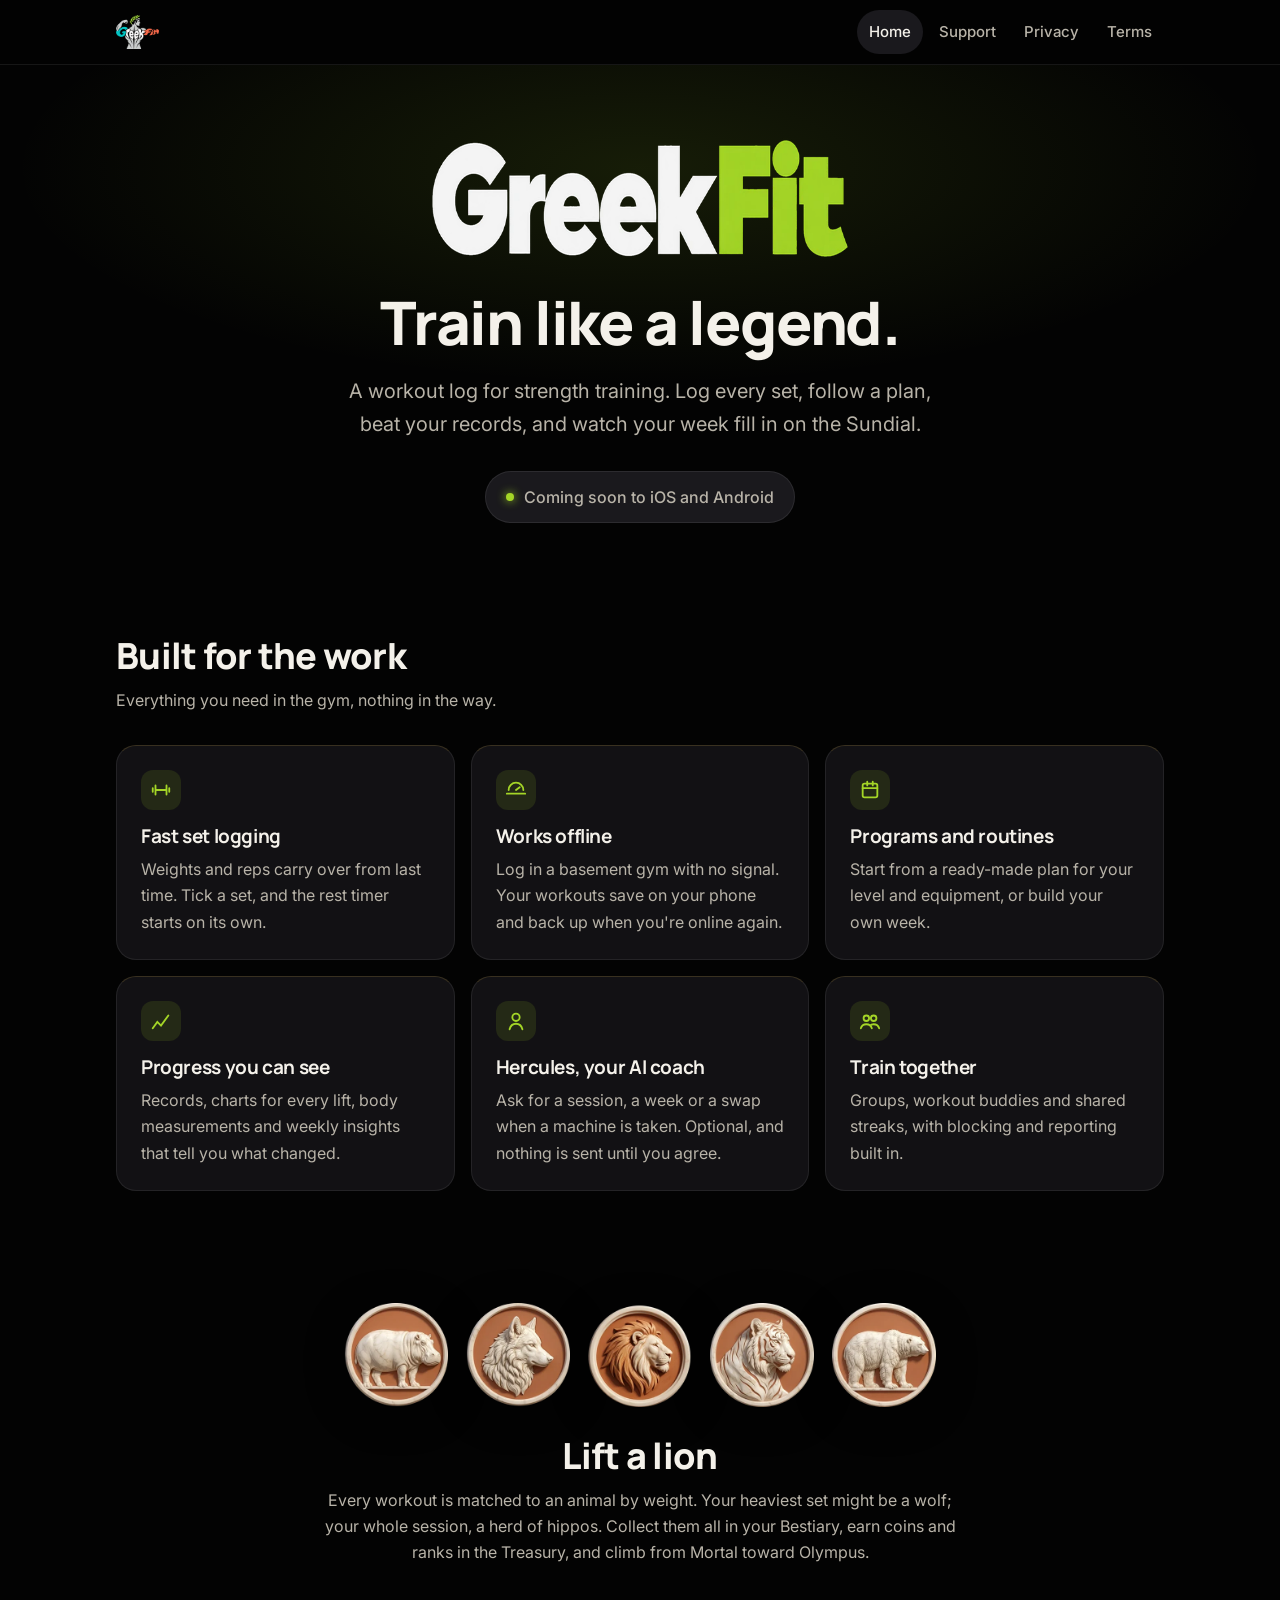
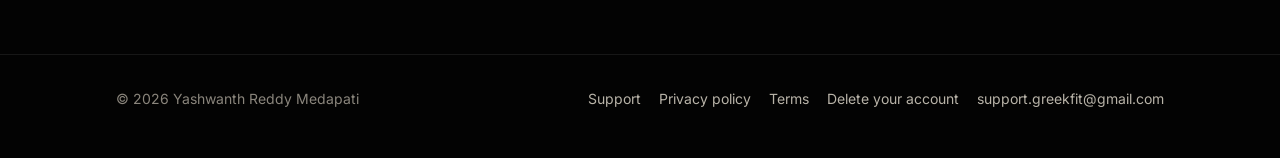
<file: index.html>
<!doctype html>
<html lang="en">
<head>
  <meta charset="utf-8">
  <meta name="viewport" content="width=device-width, initial-scale=1">
  <title>GreekFit · Train like a legend</title>
  <meta name="description" content="GreekFit is a workout log for strength training: log sets offline, follow programs, beat your records and earn your place among the legends.">
  <meta name="theme-color" content="#030303">
  <meta property="og:title" content="GreekFit">
  <meta property="og:description" content="A workout log for strength training, with a little myth in it.">
  <meta property="og:image" content="images/wordmark.webp">
  <link rel="icon" type="image/png" href="images/favicon.png">
  <link rel="apple-touch-icon" href="images/apple-touch-icon.png">
  <link rel="preconnect" href="https://fonts.googleapis.com">
  <link rel="preconnect" href="https://fonts.gstatic.com" crossorigin>
  <link rel="stylesheet" href="https://fonts.googleapis.com/css2?family=Inter:wght@400;500;600;700&family=Manrope:wght@700;800&display=swap">
  <link rel="stylesheet" href="site.css">
</head>
<body>
<header class="site-header">
  <div class="wrap">
    <a class="brand" href="./"><img src="images/logo-mark.webp" alt="GreekFit home" width="43" height="34"></a>
    <nav class="nav" aria-label="Site">
      <a href="./" aria-current="page">Home</a>
      <a href="support.html">Support</a>
      <a href="privacy-policy.html">Privacy</a>
      <a href="terms.html">Terms</a>
    </nav>
  </div>
</header>

<main>
  <section class="hero">
    <div class="wrap">
      <img class="wordmark" src="images/wordmark.webp" alt="GreekFit" width="640" height="123">
      <h1>Train like a legend.</h1>
      <p>A workout log for strength training. Log every set, follow a plan, beat your records, and watch your week fill in on the Sundial.</p>
      <div class="launch"><span class="dot" aria-hidden="true"></span>Coming soon to iOS and Android</div>
    </div>
  </section>

  <section class="section">
    <div class="wrap">
      <h2 class="section-title">Built for the work</h2>
      <p class="section-lead">Everything you need in the gym, nothing in the way.</p>
      <div class="features">
        <article class="card">
          <div class="icon" aria-hidden="true"><svg viewBox="0 0 24 24" fill="none" stroke="currentColor" stroke-width="2" stroke-linecap="round"><path d="M6 7v10M18 7v10M3 10v4M21 10v4M6 12h12"/></svg></div>
          <h3>Fast set logging</h3>
          <p>Weights and reps carry over from last time. Tick a set, and the rest timer starts on its own.</p>
        </article>
        <article class="card">
          <div class="icon" aria-hidden="true"><svg viewBox="0 0 24 24" fill="none" stroke="currentColor" stroke-width="2" stroke-linecap="round"><path d="M4 12a8 8 0 0 1 16 0M12 12l4-3M2 16h20"/></svg></div>
          <h3>Works offline</h3>
          <p>Log in a basement gym with no signal. Your workouts save on your phone and back up when you're online again.</p>
        </article>
        <article class="card">
          <div class="icon" aria-hidden="true"><svg viewBox="0 0 24 24" fill="none" stroke="currentColor" stroke-width="2" stroke-linecap="round"><rect x="4" y="5" width="16" height="15" rx="2"/><path d="M4 10h16M9 3v4M15 3v4"/></svg></div>
          <h3>Programs and routines</h3>
          <p>Start from a ready-made plan for your level and equipment, or build your own week.</p>
        </article>
        <article class="card">
          <div class="icon" aria-hidden="true"><svg viewBox="0 0 24 24" fill="none" stroke="currentColor" stroke-width="2" stroke-linecap="round"><path d="M3 20l5-7 4 4 8-11"/></svg></div>
          <h3>Progress you can see</h3>
          <p>Records, charts for every lift, body measurements and weekly insights that tell you what changed.</p>
        </article>
        <article class="card">
          <div class="icon" aria-hidden="true"><svg viewBox="0 0 24 24" fill="none" stroke="currentColor" stroke-width="2" stroke-linecap="round"><circle cx="12" cy="8" r="4"/><path d="M5 21c1-4 4-6 7-6s6 2 7 6"/></svg></div>
          <h3>Hercules, your AI coach</h3>
          <p>Ask for a session, a week or a swap when a machine is taken. Optional, and nothing is sent until you agree.</p>
        </article>
        <article class="card">
          <div class="icon" aria-hidden="true"><svg viewBox="0 0 24 24" fill="none" stroke="currentColor" stroke-width="2" stroke-linecap="round"><circle cx="8" cy="9" r="3"/><circle cx="16" cy="9" r="3"/><path d="M2 20c.8-3 3-4.5 6-4.5s5.2 1.5 6 4.5M12 17c.9-1 2.3-1.5 4-1.5 3 0 5.2 1.5 6 4.5"/></svg></div>
          <h3>Train together</h3>
          <p>Groups, workout buddies and shared streaks, with blocking and reporting built in.</p>
        </article>
      </div>
    </div>
  </section>

  <section class="section center">
    <div class="wrap">
      <div class="coins">
        <img src="images/hippo.webp" alt="" width="104" height="104" loading="lazy">
        <img src="images/gray_wolf.webp" alt="" width="104" height="104" loading="lazy">
        <img src="images/male_lion.webp" alt="" width="104" height="104" loading="lazy">
        <img src="images/bengal_tiger.webp" alt="" width="104" height="104" loading="lazy">
        <img src="images/polar_bear_m.webp" alt="" width="104" height="104" loading="lazy">
      </div>
      <h2 class="section-title">Lift a lion</h2>
      <p class="section-lead">Every workout is matched to an animal by weight. Your heaviest set might be a wolf; your whole session, a herd of hippos. Collect them all in your Bestiary, earn coins and ranks in the Treasury, and climb from Mortal toward Olympus.</p>
    </div>
  </section>
</main>

<footer class="site-footer">
  <div class="wrap">
    <span>© 2026 Yashwanth Reddy Medapati</span>
    <nav aria-label="Footer">
      <a href="support.html">Support</a>
      <a href="privacy-policy.html">Privacy policy</a>
      <a href="terms.html">Terms</a>
      <a href="delete-account.html">Delete your account</a>
      <a href="mailto:support.greekfit@gmail.com">support.greekfit@gmail.com</a>
    </nav>
  </div>
</footer>
</body>
</html>
</file>
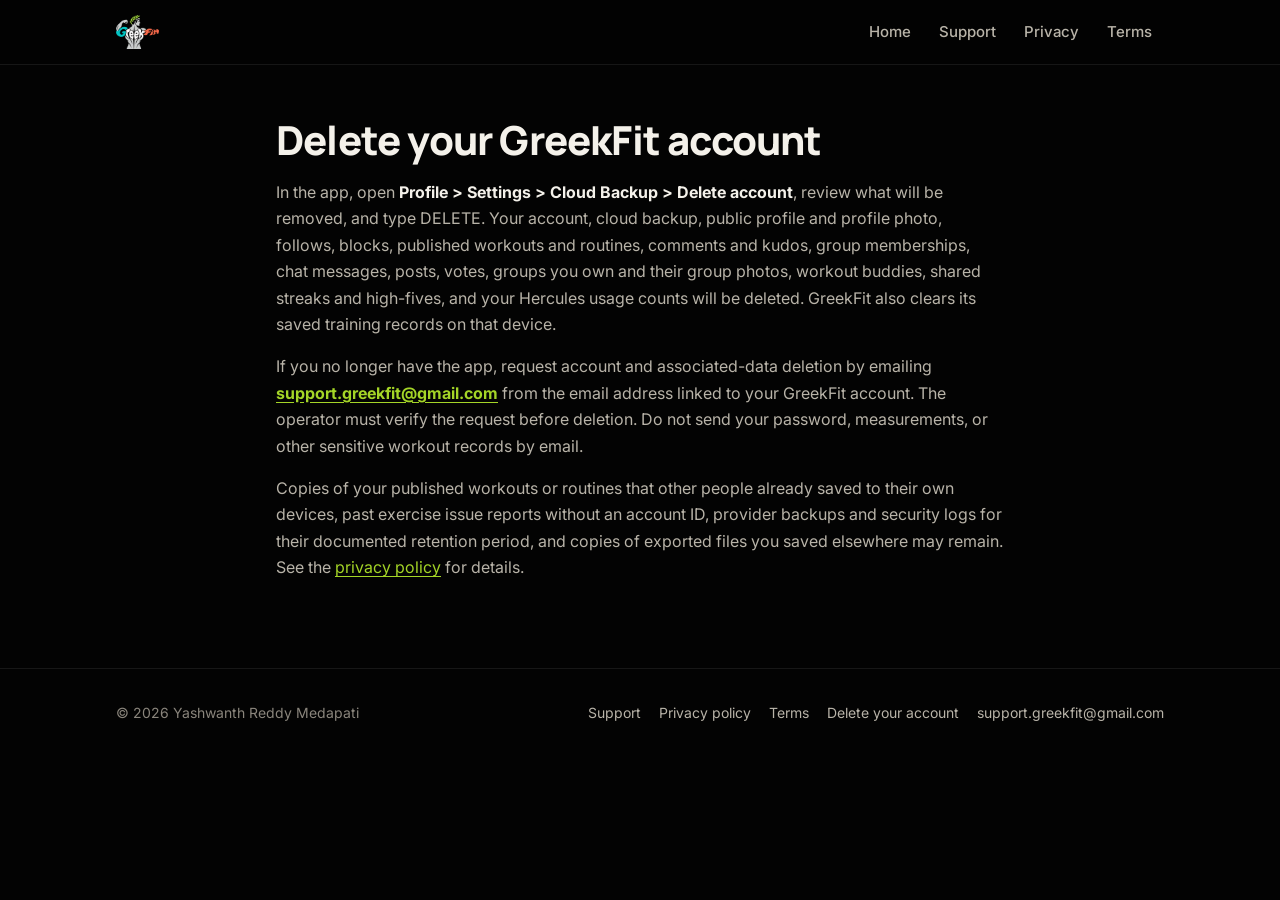
<file: delete-account.html>
<!doctype html>
<html lang="en">
<head>
  <meta charset="utf-8">
  <meta name="viewport" content="width=device-width, initial-scale=1">
  <meta name="robots" content="noindex">
  <title>Delete your GreekFit account - Draft</title>
  <meta name="theme-color" content="#030303">
  <link rel="icon" type="image/png" href="images/favicon.png">
  <link rel="apple-touch-icon" href="images/apple-touch-icon.png">
  <link rel="preconnect" href="https://fonts.googleapis.com">
  <link rel="preconnect" href="https://fonts.gstatic.com" crossorigin>
  <link rel="stylesheet" href="https://fonts.googleapis.com/css2?family=Inter:wght@400;500;600;700&family=Manrope:wght@700;800&display=swap">
  <link rel="stylesheet" href="site.css">
</head>
<body>
<header class="site-header">
  <div class="wrap">
    <a class="brand" href="./"><img src="images/logo-mark.webp" alt="GreekFit home" width="43" height="34"></a>
    <nav class="nav" aria-label="Site">
      <a href="./">Home</a>
      <a href="support.html">Support</a>
      <a href="privacy-policy.html">Privacy</a>
      <a href="terms.html">Terms</a>
    </nav>
  </div>
</header>
<main class="legal">
  <div class="wrap reading">
  <h1>Delete your GreekFit account</h1>
  <p>In the app, open <strong>Profile &gt; Settings &gt; Cloud Backup &gt; Delete account</strong>, review what will be removed, and type DELETE. Your account, cloud backup, public profile and profile photo, follows, blocks, published workouts and routines, comments and kudos, group memberships, chat messages, posts, votes, groups you own and their group photos, workout buddies, shared streaks and high-fives, and your Hercules usage counts will be deleted. GreekFit also clears its saved training records on that device.</p>
  <p>If you no longer have the app, request account and associated-data deletion by emailing <strong><a href="mailto:support.greekfit@gmail.com">support.greekfit@gmail.com</a></strong> from the email address linked to your GreekFit account. The operator must verify the request before deletion. Do not send your password, measurements, or other sensitive workout records by email.</p>
  <p>Copies of your published workouts or routines that other people already saved to their own devices, past exercise issue reports without an account ID, provider backups and security logs for their documented retention period, and copies of exported files you saved elsewhere may remain. See the <a href="privacy-policy.html">privacy policy</a> for details.</p>
  </div>
</main>
<footer class="site-footer">
  <div class="wrap">
    <span>© 2026 Yashwanth Reddy Medapati</span>
    <nav aria-label="Footer">
      <a href="support.html">Support</a>
      <a href="privacy-policy.html">Privacy policy</a>
      <a href="terms.html">Terms</a>
      <a href="delete-account.html">Delete your account</a>
      <a href="mailto:support.greekfit@gmail.com">support.greekfit@gmail.com</a>
    </nav>
  </div>
</footer>
</body>
</html>
</file>
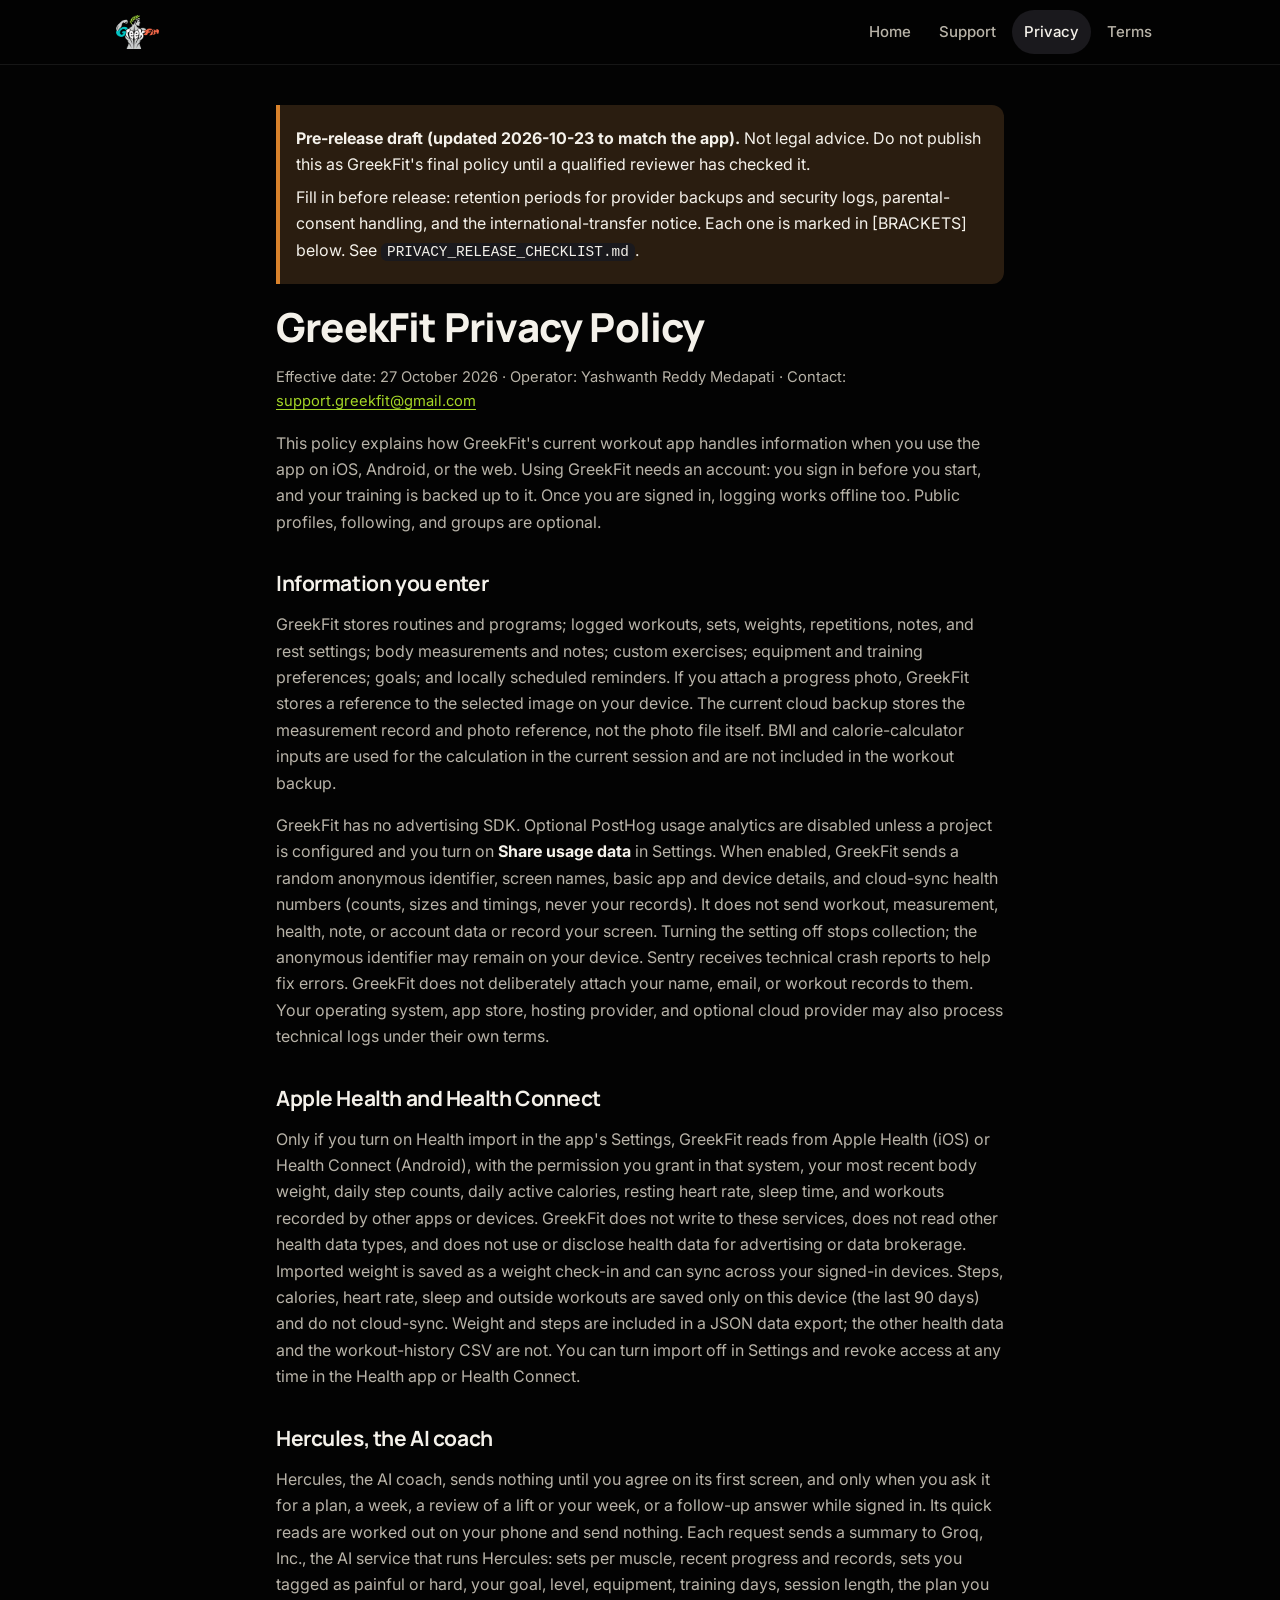
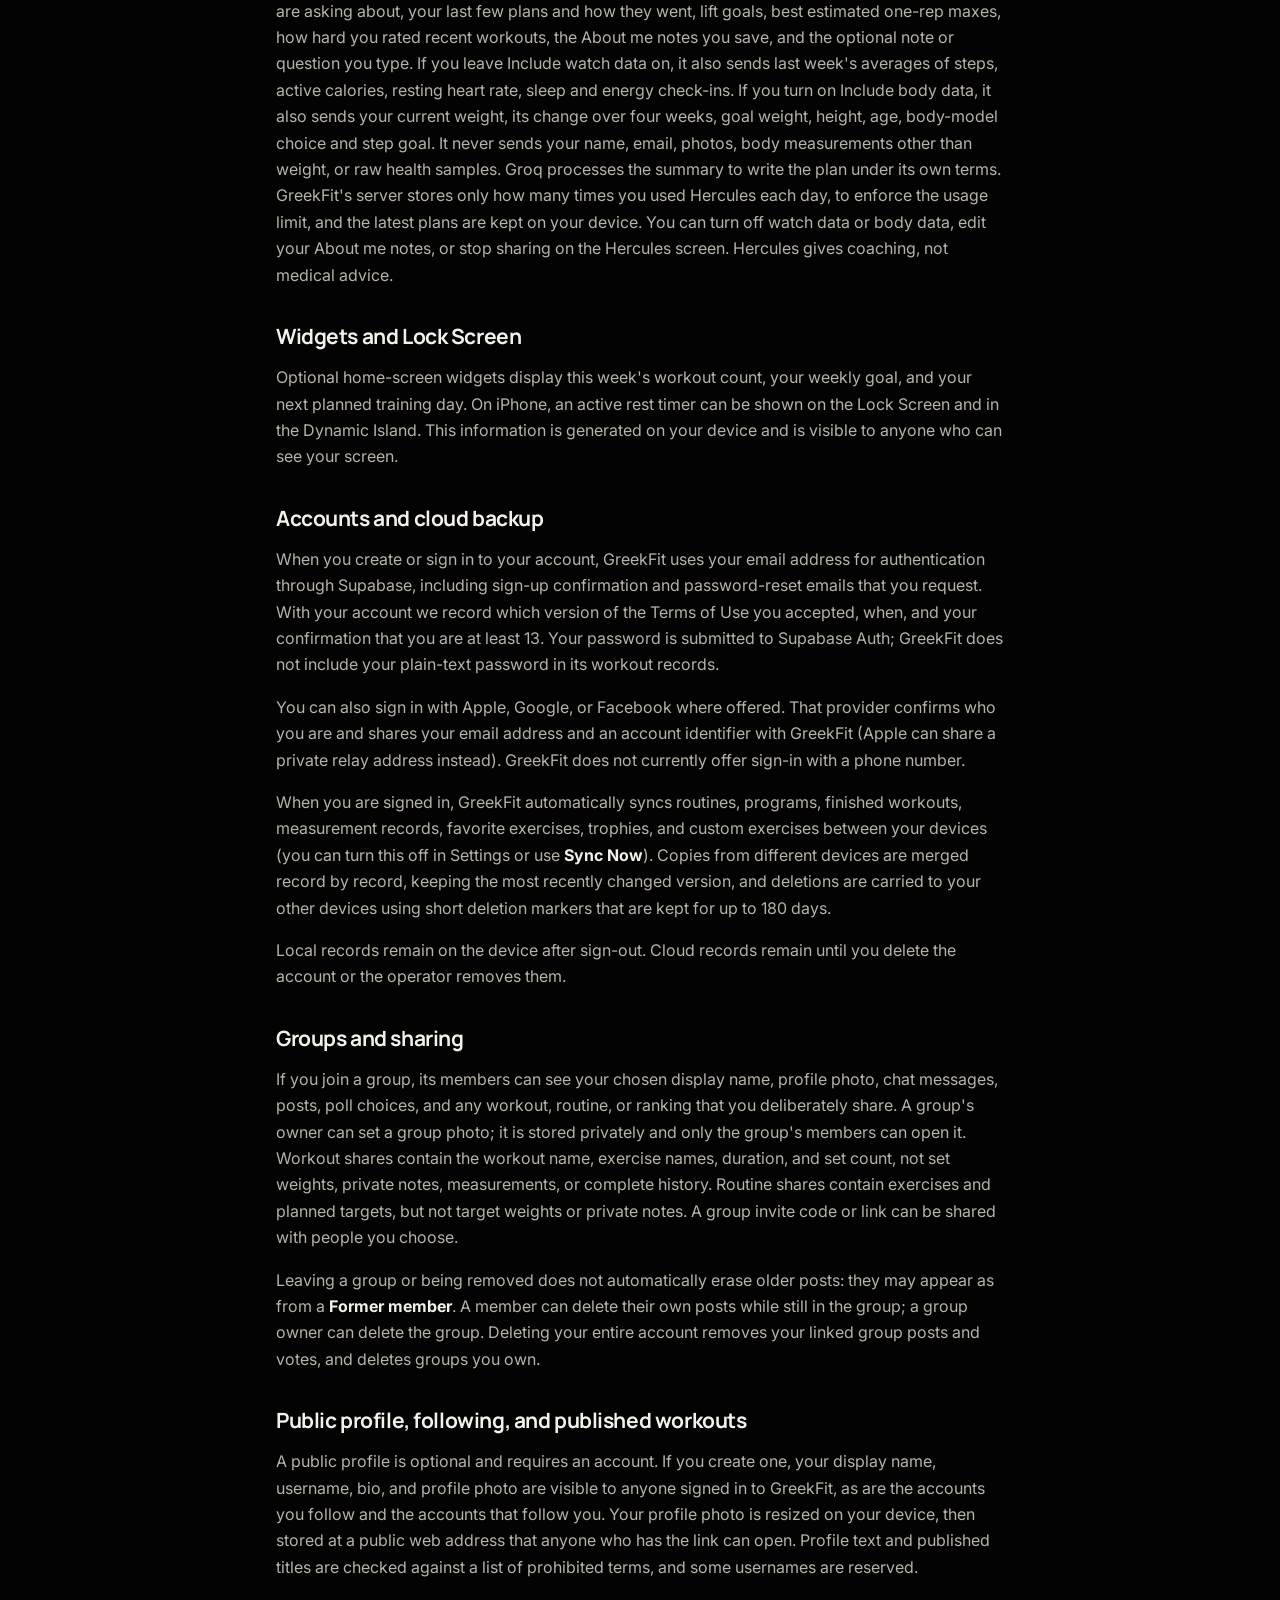
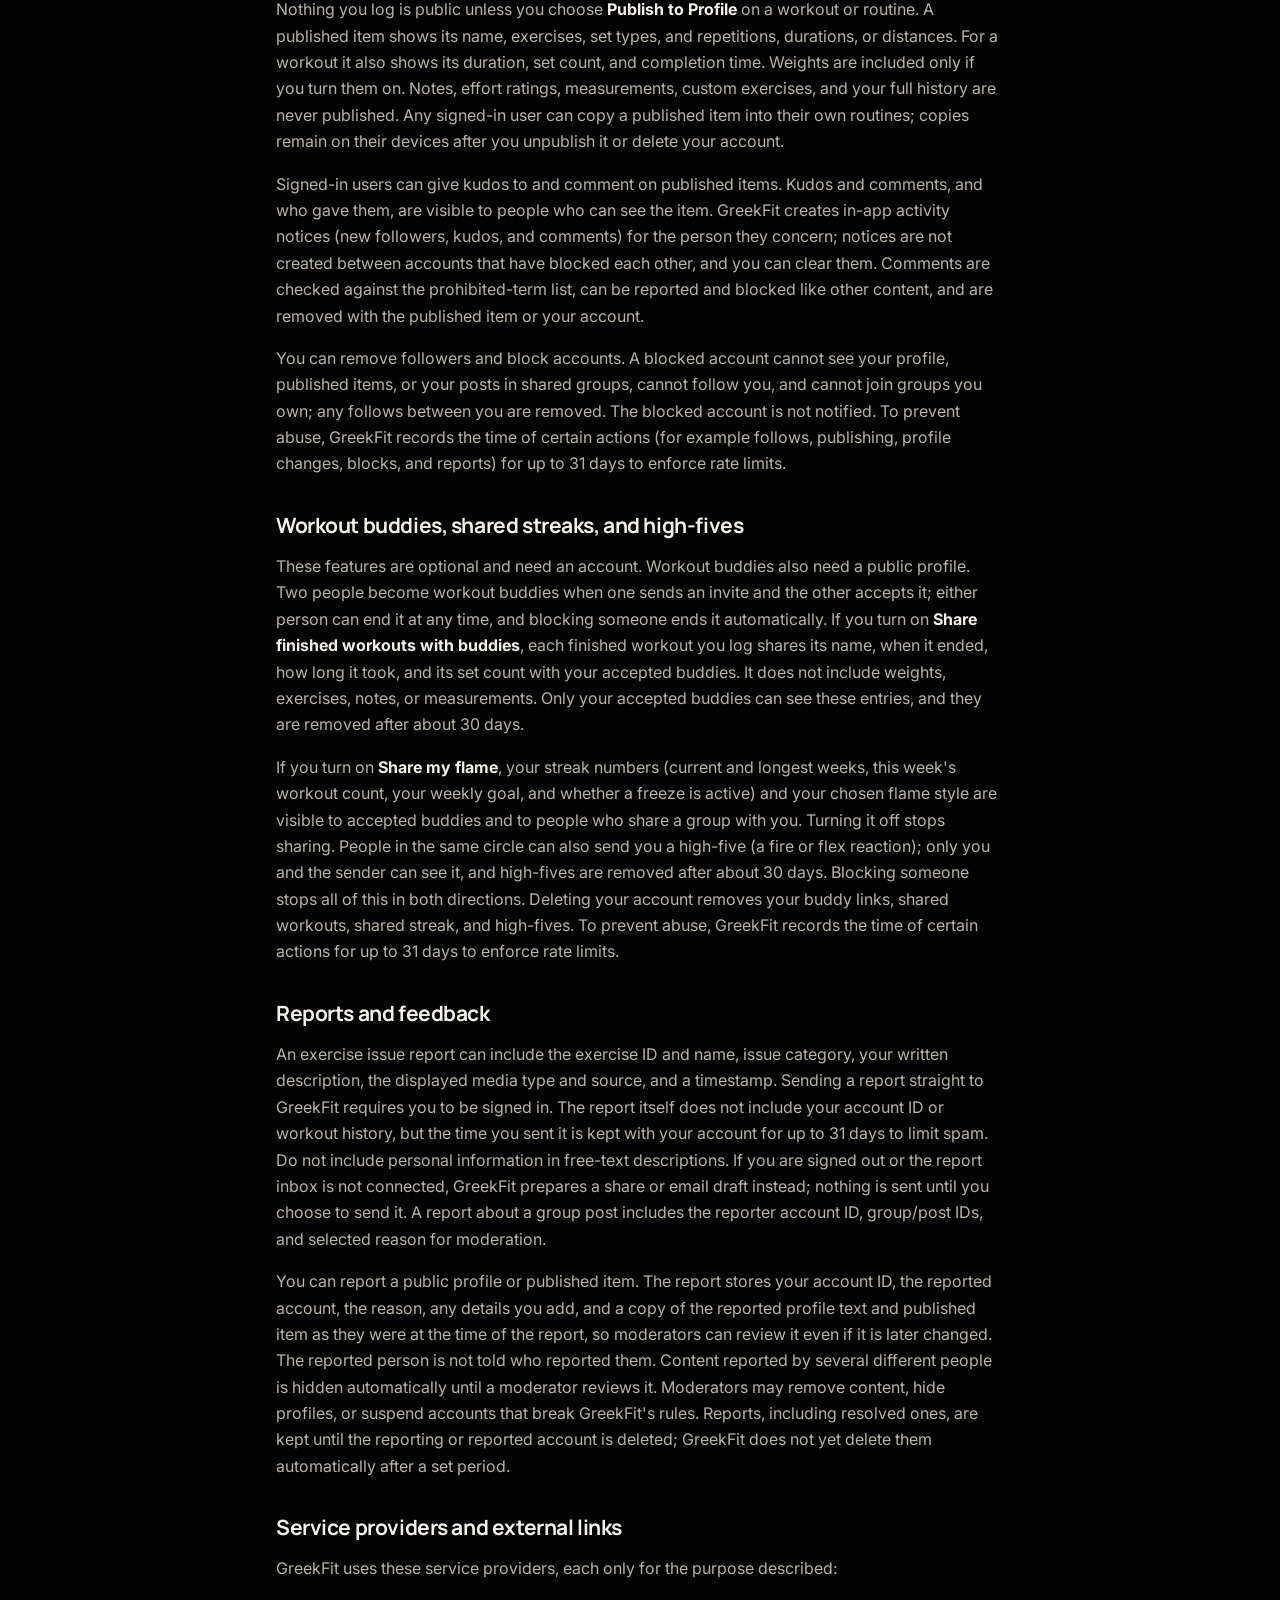
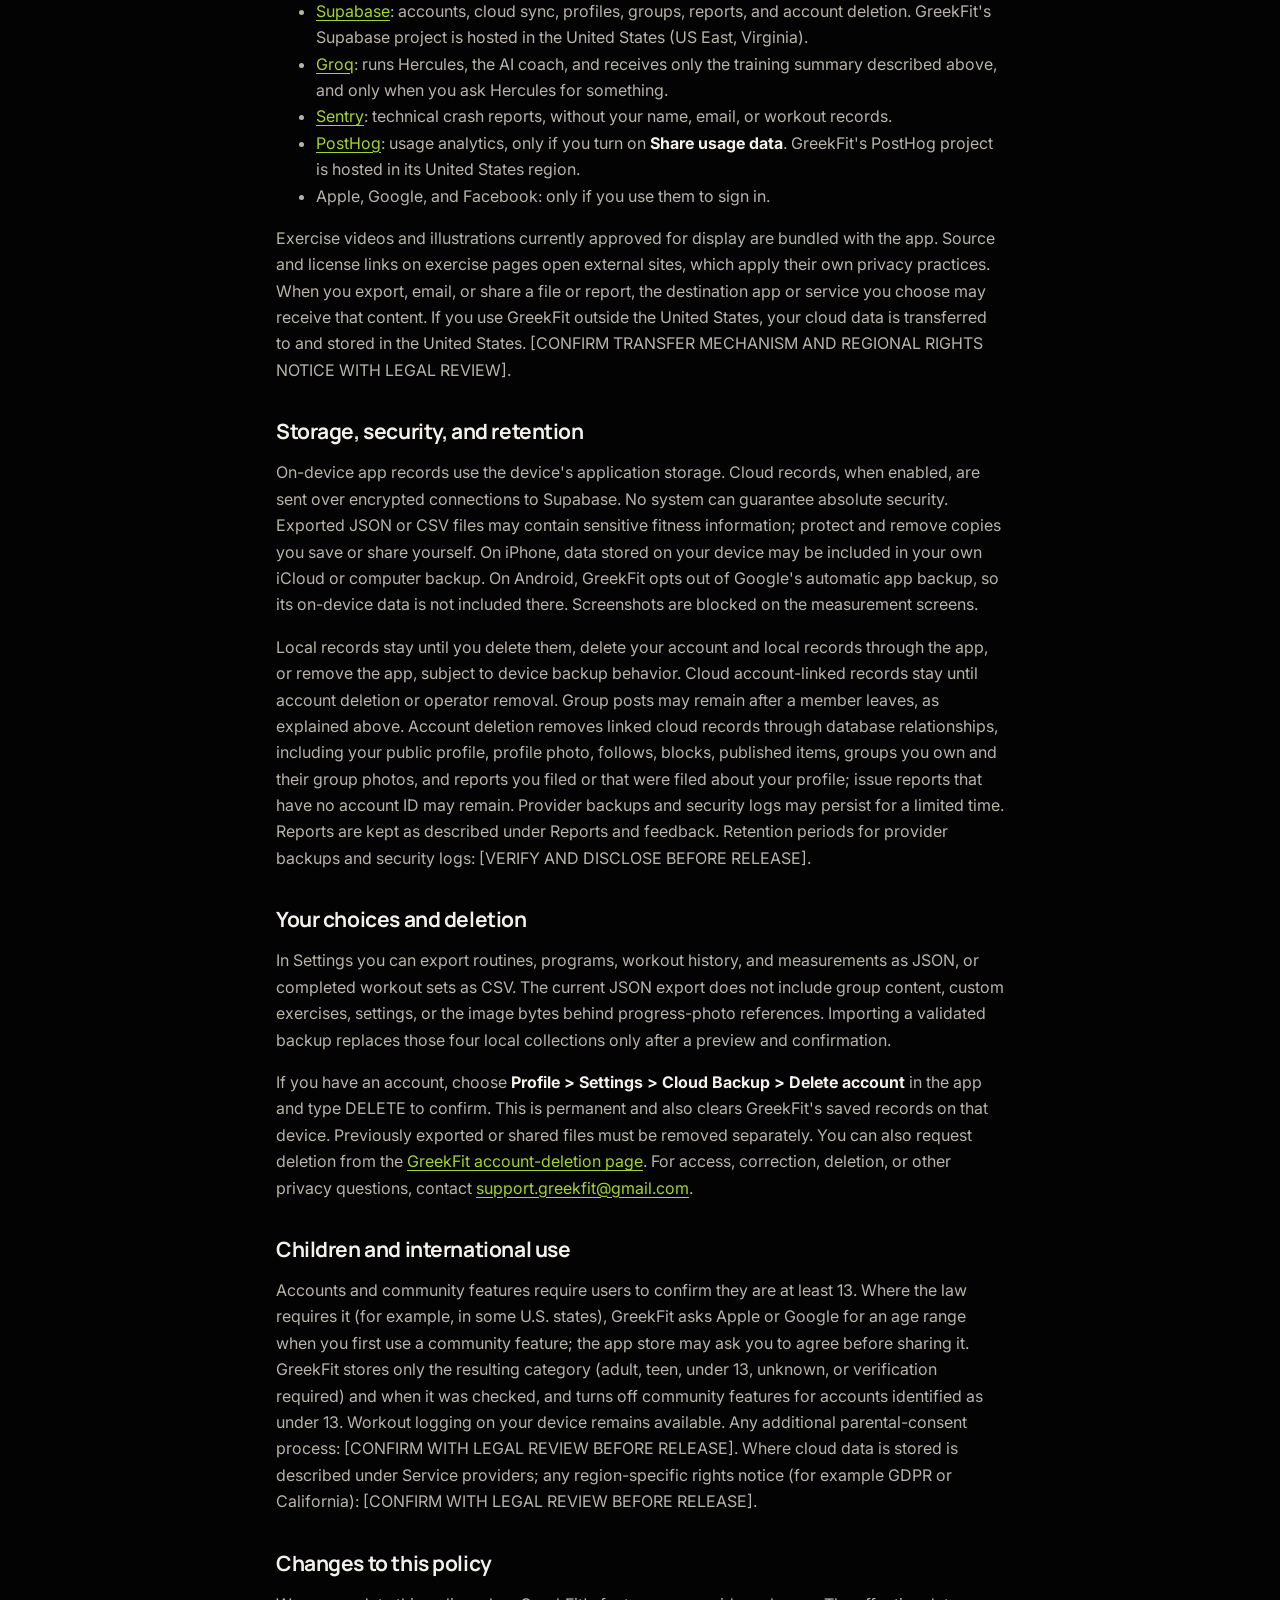
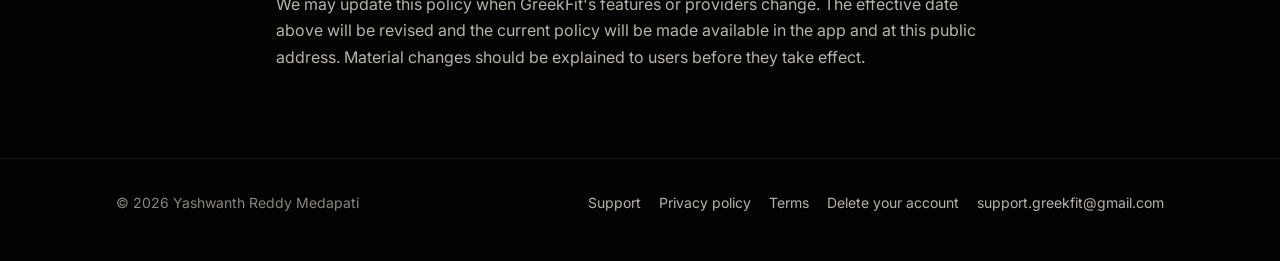
<file: privacy-policy.html>
<!doctype html>
<html lang="en">
<head>
  <meta charset="utf-8">
  <meta name="viewport" content="width=device-width, initial-scale=1">
  <meta name="robots" content="noindex">
  <title>GreekFit Privacy Policy - Draft</title>
  <meta name="theme-color" content="#030303">
  <link rel="icon" type="image/png" href="images/favicon.png">
  <link rel="apple-touch-icon" href="images/apple-touch-icon.png">
  <link rel="preconnect" href="https://fonts.googleapis.com">
  <link rel="preconnect" href="https://fonts.gstatic.com" crossorigin>
  <link rel="stylesheet" href="https://fonts.googleapis.com/css2?family=Inter:wght@400;500;600;700&family=Manrope:wght@700;800&display=swap">
  <link rel="stylesheet" href="site.css">
</head>
<body>
<header class="site-header">
  <div class="wrap">
    <a class="brand" href="./"><img src="images/logo-mark.webp" alt="GreekFit home" width="43" height="34"></a>
    <nav class="nav" aria-label="Site">
      <a href="./">Home</a>
      <a href="support.html">Support</a>
      <a href="privacy-policy.html" aria-current="page">Privacy</a>
      <a href="terms.html">Terms</a>
    </nav>
  </div>
</header>
<main class="legal">
  <div class="wrap reading">
  <div class="notice">
    <p><strong>Pre-release draft (updated 2026-10-23 to match the app).</strong> Not legal advice. Do not publish this as GreekFit's final policy until a qualified reviewer has checked it.</p>
    <p>Fill in before release: retention periods for provider backups and security logs, parental-consent handling, and the international-transfer notice. Each one is marked in [BRACKETS] below. See <code>PRIVACY_RELEASE_CHECKLIST.md</code>.</p>
  </div>
  <h1>GreekFit Privacy Policy</h1>
  <p class="meta">Effective date: 27 October 2026 &middot; Operator: Yashwanth Reddy Medapati &middot; Contact: <a href="mailto:support.greekfit@gmail.com">support.greekfit@gmail.com</a></p>
  <p>This policy explains how GreekFit's current workout app handles information when you use the app on iOS, Android, or the web. Using GreekFit needs an account: you sign in before you start, and your training is backed up to it. Once you are signed in, logging works offline too. Public profiles, following, and groups are optional.</p>

  <h2>Information you enter</h2>
  <p>GreekFit stores routines and programs; logged workouts, sets, weights, repetitions, notes, and rest settings; body measurements and notes; custom exercises; equipment and training preferences; goals; and locally scheduled reminders. If you attach a progress photo, GreekFit stores a reference to the selected image on your device. The current cloud backup stores the measurement record and photo reference, not the photo file itself. BMI and calorie-calculator inputs are used for the calculation in the current session and are not included in the workout backup.</p>
  <p>GreekFit has no advertising SDK. Optional PostHog usage analytics are disabled unless a project is configured and you turn on <strong>Share usage data</strong> in Settings. When enabled, GreekFit sends a random anonymous identifier, screen names, basic app and device details, and cloud-sync health numbers (counts, sizes and timings, never your records). It does not send workout, measurement, health, note, or account data or record your screen. Turning the setting off stops collection; the anonymous identifier may remain on your device. Sentry receives technical crash reports to help fix errors. GreekFit does not deliberately attach your name, email, or workout records to them. Your operating system, app store, hosting provider, and optional cloud provider may also process technical logs under their own terms.</p>

  <h2>Apple Health and Health Connect</h2>
  <p>Only if you turn on Health import in the app's Settings, GreekFit reads from Apple Health (iOS) or Health Connect (Android), with the permission you grant in that system, your most recent body weight, daily step counts, daily active calories, resting heart rate, sleep time, and workouts recorded by other apps or devices. GreekFit does not write to these services, does not read other health data types, and does not use or disclose health data for advertising or data brokerage. Imported weight is saved as a weight check-in and can sync across your signed-in devices. Steps, calories, heart rate, sleep and outside workouts are saved only on this device (the last 90 days) and do not cloud-sync. Weight and steps are included in a JSON data export; the other health data and the workout-history CSV are not. You can turn import off in Settings and revoke access at any time in the Health app or Health Connect.</p>

  <h2>Hercules, the AI coach</h2>
  <p>Hercules, the AI coach, sends nothing until you agree on its first screen, and only when you ask it for a plan, a week, a review of a lift or your week, or a follow-up answer while signed in. Its quick reads are worked out on your phone and send nothing. Each request sends a summary to Groq, Inc., the AI service that runs Hercules: sets per muscle, recent progress and records, sets you tagged as painful or hard, your goal, level, equipment, training days, session length, the plan you are asking about, your last few plans and how they went, lift goals, best estimated one-rep maxes, how hard you rated recent workouts, the About me notes you save, and the optional note or question you type. If you leave Include watch data on, it also sends last week's averages of steps, active calories, resting heart rate, sleep and energy check-ins. If you turn on Include body data, it also sends your current weight, its change over four weeks, goal weight, height, age, body-model choice and step goal. It never sends your name, email, photos, body measurements other than weight, or raw health samples. Groq processes the summary to write the plan under its own terms. GreekFit's server stores only how many times you used Hercules each day, to enforce the usage limit, and the latest plans are kept on your device. You can turn off watch data or body data, edit your About me notes, or stop sharing on the Hercules screen. Hercules gives coaching, not medical advice.</p>

  <h2>Widgets and Lock Screen</h2>
  <p>Optional home-screen widgets display this week's workout count, your weekly goal, and your next planned training day. On iPhone, an active rest timer can be shown on the Lock Screen and in the Dynamic Island. This information is generated on your device and is visible to anyone who can see your screen.</p>

  <h2>Accounts and cloud backup</h2>
  <p>When you create or sign in to your account, GreekFit uses your email address for authentication through Supabase, including sign-up confirmation and password-reset emails that you request. With your account we record which version of the Terms of Use you accepted, when, and your confirmation that you are at least 13. Your password is submitted to Supabase Auth; GreekFit does not include your plain-text password in its workout records.</p>
  <p>You can also sign in with Apple, Google, or Facebook where offered. That provider confirms who you are and shares your email address and an account identifier with GreekFit (Apple can share a private relay address instead). GreekFit does not currently offer sign-in with a phone number.</p>
  <p>When you are signed in, GreekFit automatically syncs routines, programs, finished workouts, measurement records, favorite exercises, trophies, and custom exercises between your devices (you can turn this off in Settings or use <strong>Sync Now</strong>). Copies from different devices are merged record by record, keeping the most recently changed version, and deletions are carried to your other devices using short deletion markers that are kept for up to 180 days.</p>
  <p>Local records remain on the device after sign-out. Cloud records remain until you delete the account or the operator removes them.</p>

  <h2>Groups and sharing</h2>
  <p>If you join a group, its members can see your chosen display name, profile photo, chat messages, posts, poll choices, and any workout, routine, or ranking that you deliberately share. A group's owner can set a group photo; it is stored privately and only the group's members can open it. Workout shares contain the workout name, exercise names, duration, and set count, not set weights, private notes, measurements, or complete history. Routine shares contain exercises and planned targets, but not target weights or private notes. A group invite code or link can be shared with people you choose.</p>
  <p>Leaving a group or being removed does not automatically erase older posts: they may appear as from a <strong>Former member</strong>. A member can delete their own posts while still in the group; a group owner can delete the group. Deleting your entire account removes your linked group posts and votes, and deletes groups you own.</p>

  <h2>Public profile, following, and published workouts</h2>
  <p>A public profile is optional and requires an account. If you create one, your display name, username, bio, and profile photo are visible to anyone signed in to GreekFit, as are the accounts you follow and the accounts that follow you. Your profile photo is resized on your device, then stored at a public web address that anyone who has the link can open. Profile text and published titles are checked against a list of prohibited terms, and some usernames are reserved.</p>
  <p>Nothing you log is public unless you choose <strong>Publish to Profile</strong> on a workout or routine. A published item shows its name, exercises, set types, and repetitions, durations, or distances. For a workout it also shows its duration, set count, and completion time. Weights are included only if you turn them on. Notes, effort ratings, measurements, custom exercises, and your full history are never published. Any signed-in user can copy a published item into their own routines; copies remain on their devices after you unpublish it or delete your account.</p>
  <p>Signed-in users can give kudos to and comment on published items. Kudos and comments, and who gave them, are visible to people who can see the item. GreekFit creates in-app activity notices (new followers, kudos, and comments) for the person they concern; notices are not created between accounts that have blocked each other, and you can clear them. Comments are checked against the prohibited-term list, can be reported and blocked like other content, and are removed with the published item or your account.</p>
  <p>You can remove followers and block accounts. A blocked account cannot see your profile, published items, or your posts in shared groups, cannot follow you, and cannot join groups you own; any follows between you are removed. The blocked account is not notified. To prevent abuse, GreekFit records the time of certain actions (for example follows, publishing, profile changes, blocks, and reports) for up to 31 days to enforce rate limits.</p>

  <h2>Workout buddies, shared streaks, and high-fives</h2>
  <p>These features are optional and need an account. Workout buddies also need a public profile. Two people become workout buddies when one sends an invite and the other accepts it; either person can end it at any time, and blocking someone ends it automatically. If you turn on <strong>Share finished workouts with buddies</strong>, each finished workout you log shares its name, when it ended, how long it took, and its set count with your accepted buddies. It does not include weights, exercises, notes, or measurements. Only your accepted buddies can see these entries, and they are removed after about 30 days.</p>
  <p>If you turn on <strong>Share my flame</strong>, your streak numbers (current and longest weeks, this week's workout count, your weekly goal, and whether a freeze is active) and your chosen flame style are visible to accepted buddies and to people who share a group with you. Turning it off stops sharing. People in the same circle can also send you a high-five (a fire or flex reaction); only you and the sender can see it, and high-fives are removed after about 30 days. Blocking someone stops all of this in both directions. Deleting your account removes your buddy links, shared workouts, shared streak, and high-fives. To prevent abuse, GreekFit records the time of certain actions for up to 31 days to enforce rate limits.</p>

  <h2>Reports and feedback</h2>
  <p>An exercise issue report can include the exercise ID and name, issue category, your written description, the displayed media type and source, and a timestamp. Sending a report straight to GreekFit requires you to be signed in. The report itself does not include your account ID or workout history, but the time you sent it is kept with your account for up to 31 days to limit spam. Do not include personal information in free-text descriptions. If you are signed out or the report inbox is not connected, GreekFit prepares a share or email draft instead; nothing is sent until you choose to send it. A report about a group post includes the reporter account ID, group/post IDs, and selected reason for moderation.</p>
  <p>You can report a public profile or published item. The report stores your account ID, the reported account, the reason, any details you add, and a copy of the reported profile text and published item as they were at the time of the report, so moderators can review it even if it is later changed. The reported person is not told who reported them. Content reported by several different people is hidden automatically until a moderator reviews it. Moderators may remove content, hide profiles, or suspend accounts that break GreekFit's rules. Reports, including resolved ones, are kept until the reporting or reported account is deleted; GreekFit does not yet delete them automatically after a set period.</p>

  <h2>Service providers and external links</h2>
  <p>GreekFit uses these service providers, each only for the purpose described:</p>
  <ul>
    <li><a href="https://supabase.com/privacy">Supabase</a>: accounts, cloud sync, profiles, groups, reports, and account deletion. GreekFit's Supabase project is hosted in the United States (US East, Virginia).</li>
    <li><a href="https://groq.com/privacy-policy/">Groq</a>: runs Hercules, the AI coach, and receives only the training summary described above, and only when you ask Hercules for something.</li>
    <li><a href="https://sentry.io/privacy/">Sentry</a>: technical crash reports, without your name, email, or workout records.</li>
    <li><a href="https://posthog.com/privacy">PostHog</a>: usage analytics, only if you turn on <strong>Share usage data</strong>. GreekFit's PostHog project is hosted in its United States region.</li>
    <li>Apple, Google, and Facebook: only if you use them to sign in.</li>
  </ul>
  <p>Exercise videos and illustrations currently approved for display are bundled with the app. Source and license links on exercise pages open external sites, which apply their own privacy practices. When you export, email, or share a file or report, the destination app or service you choose may receive that content. If you use GreekFit outside the United States, your cloud data is transferred to and stored in the United States. [CONFIRM TRANSFER MECHANISM AND REGIONAL RIGHTS NOTICE WITH LEGAL REVIEW].</p>

  <h2>Storage, security, and retention</h2>
  <p>On-device app records use the device's application storage. Cloud records, when enabled, are sent over encrypted connections to Supabase. No system can guarantee absolute security. Exported JSON or CSV files may contain sensitive fitness information; protect and remove copies you save or share yourself. On iPhone, data stored on your device may be included in your own iCloud or computer backup. On Android, GreekFit opts out of Google's automatic app backup, so its on-device data is not included there. Screenshots are blocked on the measurement screens.</p>
  <p>Local records stay until you delete them, delete your account and local records through the app, or remove the app, subject to device backup behavior. Cloud account-linked records stay until account deletion or operator removal. Group posts may remain after a member leaves, as explained above. Account deletion removes linked cloud records through database relationships, including your public profile, profile photo, follows, blocks, published items, groups you own and their group photos, and reports you filed or that were filed about your profile; issue reports that have no account ID may remain. Provider backups and security logs may persist for a limited time. Reports are kept as described under Reports and feedback. Retention periods for provider backups and security logs: [VERIFY AND DISCLOSE BEFORE RELEASE].</p>

  <h2>Your choices and deletion</h2>
  <p>In Settings you can export routines, programs, workout history, and measurements as JSON, or completed workout sets as CSV. The current JSON export does not include group content, custom exercises, settings, or the image bytes behind progress-photo references. Importing a validated backup replaces those four local collections only after a preview and confirmation.</p>
  <p>If you have an account, choose <strong>Profile &gt; Settings &gt; Cloud Backup &gt; Delete account</strong> in the app and type DELETE to confirm. This is permanent and also clears GreekFit's saved records on that device. Previously exported or shared files must be removed separately. You can also request deletion from the <a href="delete-account.html">GreekFit account-deletion page</a>. For access, correction, deletion, or other privacy questions, contact <a href="mailto:support.greekfit@gmail.com">support.greekfit@gmail.com</a>.</p>

  <h2>Children and international use</h2>
  <p>Accounts and community features require users to confirm they are at least 13. Where the law requires it (for example, in some U.S. states), GreekFit asks Apple or Google for an age range when you first use a community feature; the app store may ask you to agree before sharing it. GreekFit stores only the resulting category (adult, teen, under 13, unknown, or verification required) and when it was checked, and turns off community features for accounts identified as under 13. Workout logging on your device remains available. Any additional parental-consent process: [CONFIRM WITH LEGAL REVIEW BEFORE RELEASE]. Where cloud data is stored is described under Service providers; any region-specific rights notice (for example GDPR or California): [CONFIRM WITH LEGAL REVIEW BEFORE RELEASE].</p>

  <h2>Changes to this policy</h2>
  <p>We may update this policy when GreekFit's features or providers change. The effective date above will be revised and the current policy will be made available in the app and at this public address. Material changes should be explained to users before they take effect.</p>
  </div>
</main>
<footer class="site-footer">
  <div class="wrap">
    <span>© 2026 Yashwanth Reddy Medapati</span>
    <nav aria-label="Footer">
      <a href="support.html">Support</a>
      <a href="privacy-policy.html">Privacy policy</a>
      <a href="terms.html">Terms</a>
      <a href="delete-account.html">Delete your account</a>
      <a href="mailto:support.greekfit@gmail.com">support.greekfit@gmail.com</a>
    </nav>
  </div>
</footer>
</body>
</html>
</file>
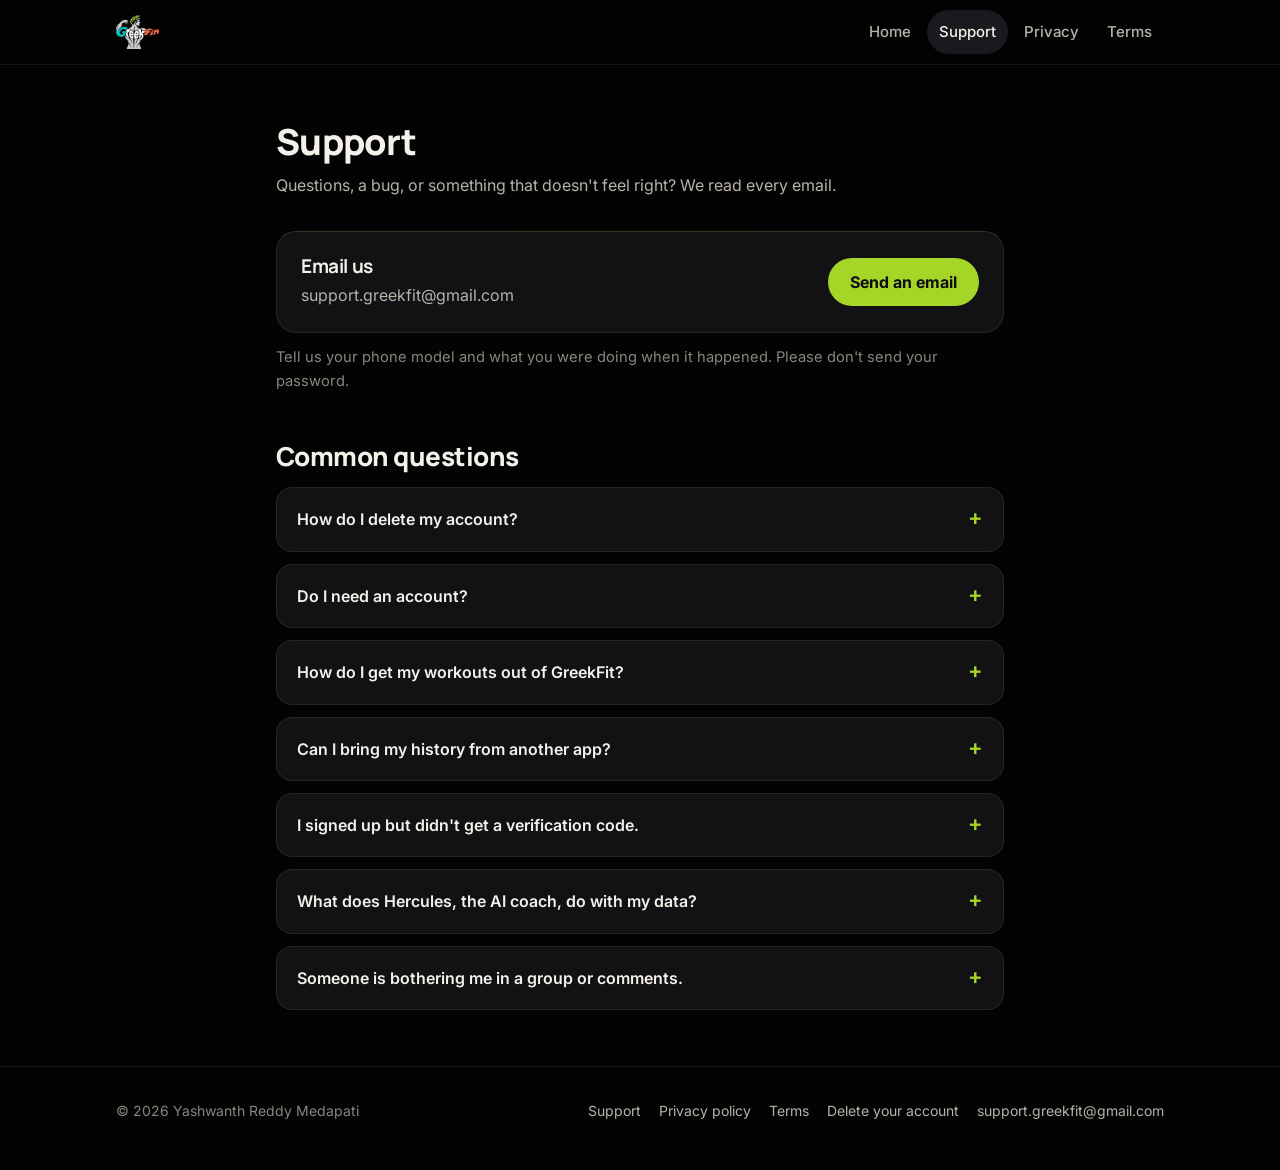
<file: support.html>
<!doctype html>
<html lang="en">
<head>
  <meta charset="utf-8">
  <meta name="viewport" content="width=device-width, initial-scale=1">
  <title>GreekFit · Support</title>
  <meta name="description" content="Get help with GreekFit: contact support, delete your account, export your workouts and more.">
  <meta name="theme-color" content="#030303">
  <link rel="icon" type="image/png" href="images/favicon.png">
  <link rel="apple-touch-icon" href="images/apple-touch-icon.png">
  <link rel="preconnect" href="https://fonts.googleapis.com">
  <link rel="preconnect" href="https://fonts.gstatic.com" crossorigin>
  <link rel="stylesheet" href="https://fonts.googleapis.com/css2?family=Inter:wght@400;500;600;700&family=Manrope:wght@700;800&display=swap">
  <link rel="stylesheet" href="site.css">
</head>
<body>
<header class="site-header">
  <div class="wrap">
    <a class="brand" href="./"><img src="images/logo-mark.webp" alt="GreekFit home" width="43" height="34"></a>
    <nav class="nav" aria-label="Site">
      <a href="./">Home</a>
      <a href="support.html" aria-current="page">Support</a>
      <a href="privacy-policy.html">Privacy</a>
      <a href="terms.html">Terms</a>
    </nav>
  </div>
</header>

<main class="section">
  <div class="wrap reading">
    <h1 class="section-title">Support</h1>
    <p class="section-lead">Questions, a bug, or something that doesn't feel right? We read every email.</p>

    <div class="card contact-card">
      <div>
        <h2 style="font-size:19px;font-weight:700;margin-bottom:4px">Email us</h2>
        <p>support.greekfit@gmail.com</p>
      </div>
      <a class="button" href="mailto:support.greekfit@gmail.com?subject=GreekFit%20support">Send an email</a>
    </div>
    <p class="meta" style="margin-top:12px">Tell us your phone model and what you were doing when it happened. Please don't send your password.</p>

    <h2 class="section-title" style="font-size:26px;margin:48px 0 16px">Common questions</h2>
    <div class="faq">
      <details>
        <summary>How do I delete my account?</summary>
        <p>In the app, open <strong>Profile → Settings → Cloud Backup → Delete account</strong>, review what will be removed and type DELETE. Your account and its cloud data are deleted. No longer have the app? See <a href="delete-account.html">Delete your account</a>.</p>
      </details>
      <details>
        <summary>Do I need an account?</summary>
        <p>Yes. An account keeps your workouts backed up and lets you train with friends. Once you're signed in, logging works offline too, and everything syncs when you're back online.</p>
      </details>
      <details>
        <summary>How do I get my workouts out of GreekFit?</summary>
        <p>Open <strong>Profile → Settings → Your Data</strong> and choose <strong>Export Workout History (CSV)</strong> for a spreadsheet, or <strong>Export Workout Records (JSON)</strong> for a full backup you can import again.</p>
      </details>
      <details>
        <summary>Can I bring my history from another app?</summary>
        <p>Yes. In <strong>Profile → Settings → Your Data</strong>, choose <strong>Import from Strong or Hevy</strong> and pick the CSV file you exported from that app.</p>
      </details>
      <details>
        <summary>I signed up but didn't get a verification code.</summary>
        <p>Check your spam folder, then tap <strong>Resend email</strong> on the code screen. If that email already has a GreekFit account, no code is sent: sign in instead, the way you created it (password, Google or Apple).</p>
      </details>
      <details>
        <summary>What does Hercules, the AI coach, do with my data?</summary>
        <p>Nothing until you agree on his first screen. After that, he only receives what's needed to answer the question you ask. You can choose whether he sees your body data. See the <a href="privacy-policy.html">privacy policy</a>.</p>
      </details>
      <details>
        <summary>Someone is bothering me in a group or comments.</summary>
        <p>Open their profile or the post and use <strong>Report</strong> or <strong>Block</strong>. Blocked people can't see your profile or posts, and reports go to our moderators.</p>
      </details>
    </div>
  </div>
</main>

<footer class="site-footer">
  <div class="wrap">
    <span>© 2026 Yashwanth Reddy Medapati</span>
    <nav aria-label="Footer">
      <a href="support.html">Support</a>
      <a href="privacy-policy.html">Privacy policy</a>
      <a href="terms.html">Terms</a>
      <a href="delete-account.html">Delete your account</a>
      <a href="mailto:support.greekfit@gmail.com">support.greekfit@gmail.com</a>
    </nav>
  </div>
</footer>
</body>
</html>
</file>
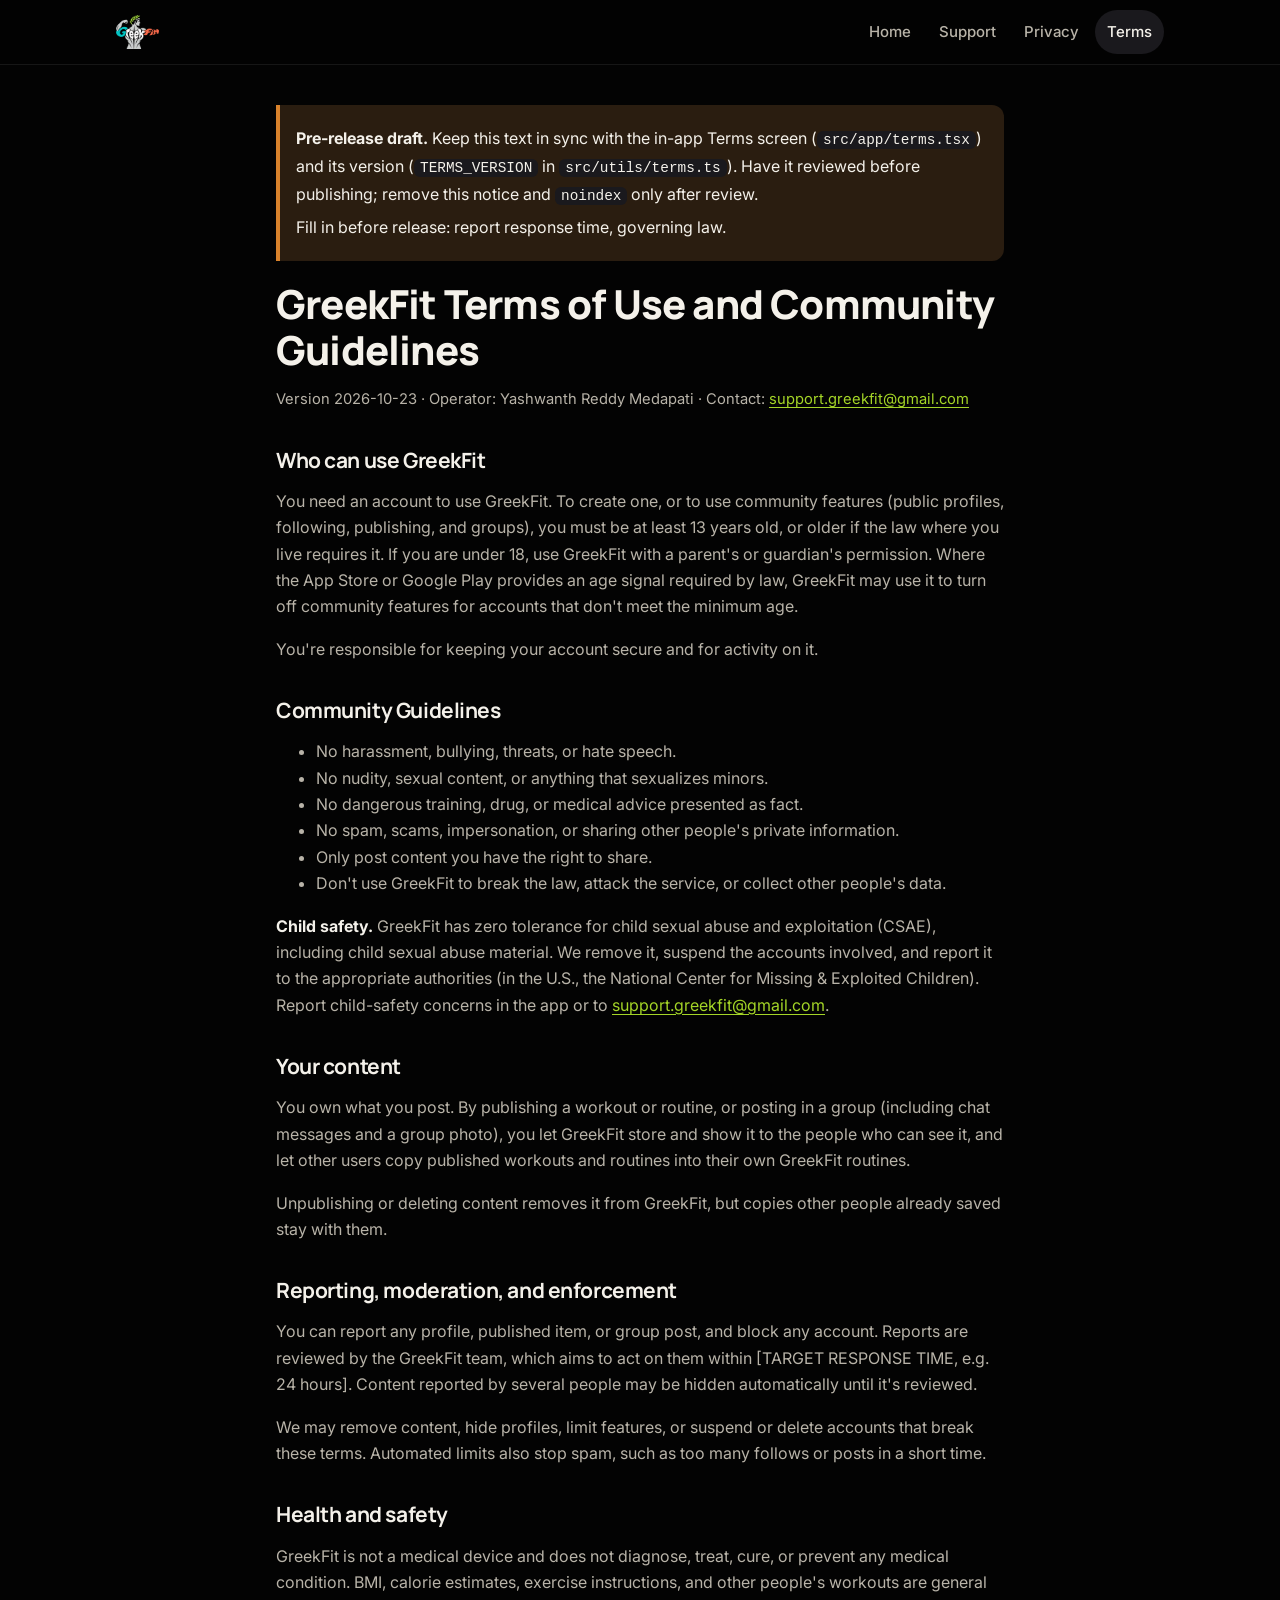
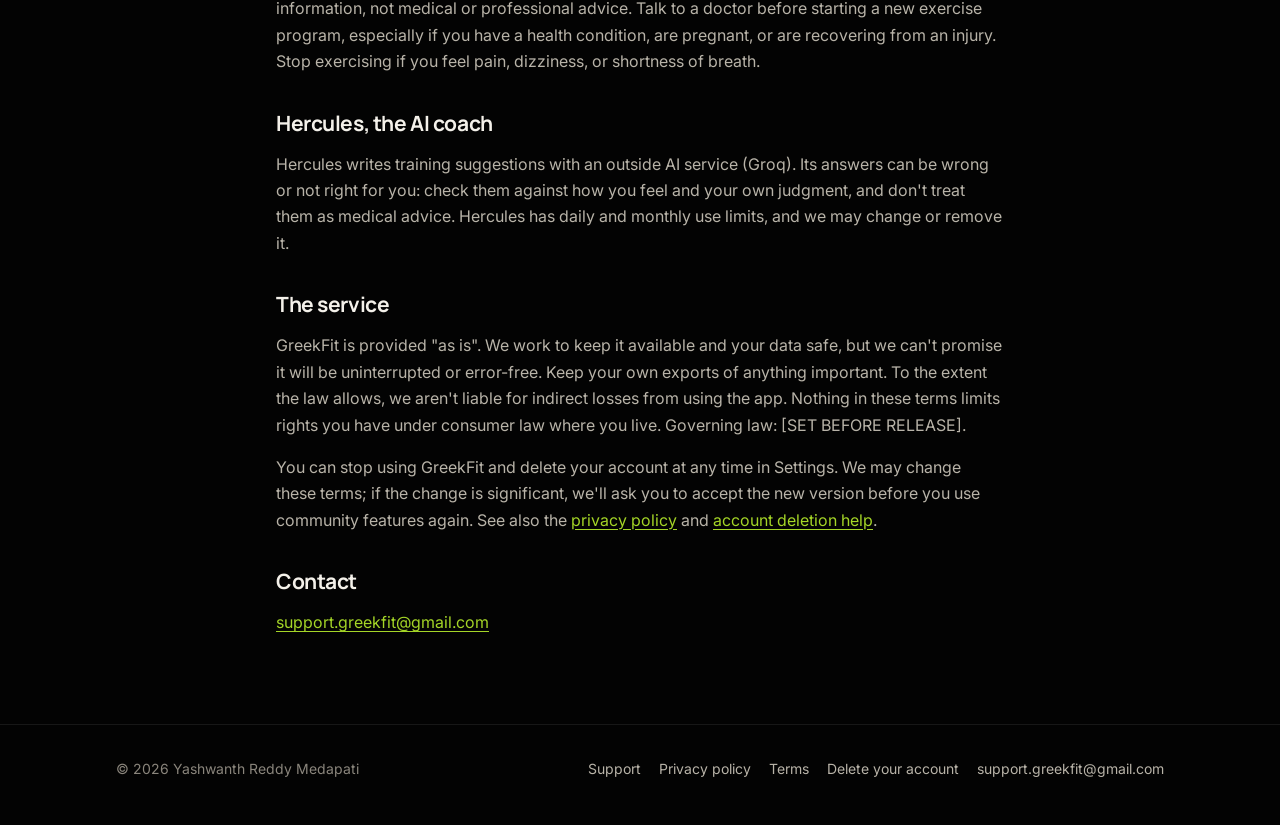
<file: terms.html>
<!doctype html>
<html lang="en">
<head>
  <meta charset="utf-8">
  <meta name="viewport" content="width=device-width, initial-scale=1">
  <meta name="robots" content="noindex">
  <title>GreekFit Terms of Use and Community Guidelines - Draft</title>
  <meta name="theme-color" content="#030303">
  <link rel="icon" type="image/png" href="images/favicon.png">
  <link rel="apple-touch-icon" href="images/apple-touch-icon.png">
  <link rel="preconnect" href="https://fonts.googleapis.com">
  <link rel="preconnect" href="https://fonts.gstatic.com" crossorigin>
  <link rel="stylesheet" href="https://fonts.googleapis.com/css2?family=Inter:wght@400;500;600;700&family=Manrope:wght@700;800&display=swap">
  <link rel="stylesheet" href="site.css">
</head>
<body>
<header class="site-header">
  <div class="wrap">
    <a class="brand" href="./"><img src="images/logo-mark.webp" alt="GreekFit home" width="43" height="34"></a>
    <nav class="nav" aria-label="Site">
      <a href="./">Home</a>
      <a href="support.html">Support</a>
      <a href="privacy-policy.html">Privacy</a>
      <a href="terms.html" aria-current="page">Terms</a>
    </nav>
  </div>
</header>
<main class="legal">
  <div class="wrap reading">
  <div class="notice">
    <p><strong>Pre-release draft.</strong> Keep this text in sync with the in-app Terms screen (<code>src/app/terms.tsx</code>) and its version (<code>TERMS_VERSION</code> in <code>src/utils/terms.ts</code>). Have it reviewed before publishing; remove this notice and <code>noindex</code> only after review.</p>
    <p>Fill in before release: report response time, governing law.</p>
  </div>
  <h1>GreekFit Terms of Use and Community Guidelines</h1>
  <p class="meta">Version 2026-10-23 &middot; Operator: Yashwanth Reddy Medapati &middot; Contact: <a href="mailto:support.greekfit@gmail.com">support.greekfit@gmail.com</a></p>

  <h2>Who can use GreekFit</h2>
  <p>You need an account to use GreekFit. To create one, or to use community features (public profiles, following, publishing, and groups), you must be at least 13 years old, or older if the law where you live requires it. If you are under 18, use GreekFit with a parent's or guardian's permission. Where the App Store or Google Play provides an age signal required by law, GreekFit may use it to turn off community features for accounts that don't meet the minimum age.</p>
  <p>You're responsible for keeping your account secure and for activity on it.</p>

  <h2>Community Guidelines</h2>
  <ul>
    <li>No harassment, bullying, threats, or hate speech.</li>
    <li>No nudity, sexual content, or anything that sexualizes minors.</li>
    <li>No dangerous training, drug, or medical advice presented as fact.</li>
    <li>No spam, scams, impersonation, or sharing other people's private information.</li>
    <li>Only post content you have the right to share.</li>
    <li>Don't use GreekFit to break the law, attack the service, or collect other people's data.</li>
  </ul>
  <p><strong>Child safety.</strong> GreekFit has zero tolerance for child sexual abuse and exploitation (CSAE), including child sexual abuse material. We remove it, suspend the accounts involved, and report it to the appropriate authorities (in the U.S., the National Center for Missing &amp; Exploited Children). Report child-safety concerns in the app or to <a href="mailto:support.greekfit@gmail.com">support.greekfit@gmail.com</a>.</p>

  <h2>Your content</h2>
  <p>You own what you post. By publishing a workout or routine, or posting in a group (including chat messages and a group photo), you let GreekFit store and show it to the people who can see it, and let other users copy published workouts and routines into their own GreekFit routines.</p>
  <p>Unpublishing or deleting content removes it from GreekFit, but copies other people already saved stay with them.</p>

  <h2>Reporting, moderation, and enforcement</h2>
  <p>You can report any profile, published item, or group post, and block any account. Reports are reviewed by the GreekFit team, which aims to act on them within [TARGET RESPONSE TIME, e.g. 24 hours]. Content reported by several people may be hidden automatically until it's reviewed.</p>
  <p>We may remove content, hide profiles, limit features, or suspend or delete accounts that break these terms. Automated limits also stop spam, such as too many follows or posts in a short time.</p>

  <h2>Health and safety</h2>
  <p>GreekFit is not a medical device and does not diagnose, treat, cure, or prevent any medical condition. BMI, calorie estimates, exercise instructions, and other people's workouts are general information, not medical or professional advice. Talk to a doctor before starting a new exercise program, especially if you have a health condition, are pregnant, or are recovering from an injury. Stop exercising if you feel pain, dizziness, or shortness of breath.</p>

  <h2>Hercules, the AI coach</h2>
  <p>Hercules writes training suggestions with an outside AI service (Groq). Its answers can be wrong or not right for you: check them against how you feel and your own judgment, and don't treat them as medical advice. Hercules has daily and monthly use limits, and we may change or remove it.</p>

  <h2>The service</h2>
  <p>GreekFit is provided "as is". We work to keep it available and your data safe, but we can't promise it will be uninterrupted or error-free. Keep your own exports of anything important. To the extent the law allows, we aren't liable for indirect losses from using the app. Nothing in these terms limits rights you have under consumer law where you live. Governing law: [SET BEFORE RELEASE].</p>
  <p>You can stop using GreekFit and delete your account at any time in Settings. We may change these terms; if the change is significant, we'll ask you to accept the new version before you use community features again. See also the <a href="privacy-policy.html">privacy policy</a> and <a href="delete-account.html">account deletion help</a>.</p>

  <h2>Contact</h2>
  <p><a href="mailto:support.greekfit@gmail.com">support.greekfit@gmail.com</a></p>
  </div>
</main>
<footer class="site-footer">
  <div class="wrap">
    <span>© 2026 Yashwanth Reddy Medapati</span>
    <nav aria-label="Footer">
      <a href="support.html">Support</a>
      <a href="privacy-policy.html">Privacy policy</a>
      <a href="terms.html">Terms</a>
      <a href="delete-account.html">Delete your account</a>
      <a href="mailto:support.greekfit@gmail.com">support.greekfit@gmail.com</a>
    </nav>
  </div>
</footer>
</body>
</html>
</file>
<file: site.css>
/* GreekFit's website. Colours and type follow DESIGN.md: basalt ground, lime for actions, gold only for
   earned things, Manrope for headings and numbers, Inter for reading. */
:root {
  color-scheme: dark;
  --bg: #030303;
  --surface: #121114;
  --surface-raised: #1a191d;
  --edge: rgba(232, 193, 90, 0.18);
  --border: rgba(255, 255, 255, 0.08);
  --text: #f4f1ea;
  --text-2: #b8b3a8;
  --text-3: #8a857c;
  --lime: #a4d527;
  --on-lime: #0e0d13;
  --gold: #e8c15a;
  --teal: #00c8c8;
  --notice: #2a1d10;
  --notice-edge: #d9822b;
  --radius: 20px;
  --gutter: 16px;
}

* { box-sizing: border-box; }
html { -webkit-text-size-adjust: 100%; }
body {
  margin: 0;
  background: var(--bg);
  color: var(--text);
  font: 16px/1.65 Inter, system-ui, -apple-system, "Segoe UI", sans-serif;
  overflow-x: hidden;
}
img { max-width: 100%; display: block; }
a { color: var(--lime); text-underline-offset: 3px; }
a:hover { text-decoration-thickness: 2px; }
:focus-visible { outline: 2px solid var(--lime); outline-offset: 3px; border-radius: 6px; }

h1, h2, h3 { font-family: Manrope, Inter, system-ui, sans-serif; line-height: 1.15; letter-spacing: -0.02em; margin: 0; }

.wrap { width: 100%; max-width: 1080px; margin: 0 auto; padding: 0 var(--gutter); }
.reading { max-width: 760px; }

/* Header */
.site-header { border-bottom: 1px solid var(--border); background: rgba(3, 3, 3, 0.9); position: sticky; top: 0; z-index: 10; backdrop-filter: blur(8px); }
.site-header .wrap { display: flex; align-items: center; justify-content: space-between; gap: 16px; min-height: 64px; }
.brand { display: flex; align-items: center; gap: 10px; text-decoration: none; }
.brand img { height: 34px; width: auto; }
.nav { display: flex; gap: 4px; flex-wrap: wrap; justify-content: flex-end; }
.nav a { color: var(--text-2); text-decoration: none; font-weight: 500; font-size: 15px; padding: 10px 12px; border-radius: 999px; min-height: 44px; display: inline-flex; align-items: center; }
.nav a:hover, .nav a[aria-current="page"] { color: var(--text); background: var(--surface-raised); }

/* Home */
.hero { padding: 72px 0 56px; text-align: center; position: relative; overflow: hidden; }
.hero::before {
  content: ""; position: absolute; inset: -40% -20% auto; height: 120%;
  background: radial-gradient(closest-side, rgba(164, 213, 39, 0.12), transparent 70%);
  pointer-events: none;
}
.hero .wordmark { width: min(420px, 82%); margin: 0 auto 28px; position: relative; }
.hero h1 { font-size: clamp(34px, 7vw, 60px); font-weight: 800; position: relative; }
.hero p { color: var(--text-2); font-size: clamp(17px, 2.4vw, 20px); max-width: 620px; margin: 18px auto 0; position: relative; }
.launch { display: inline-flex; align-items: center; gap: 10px; margin-top: 30px; padding: 12px 20px; border-radius: 999px; background: var(--surface-raised); border: 1px solid var(--border); color: var(--text-2); font-weight: 500; position: relative; }
.launch .dot { width: 8px; height: 8px; border-radius: 50%; background: var(--lime); box-shadow: 0 0 10px var(--lime); }

.section { padding: 56px 0; }
.section-title { font-size: clamp(26px, 4vw, 36px); font-weight: 800; margin-bottom: 10px; }
.section-lead { color: var(--text-2); margin: 0 0 32px; max-width: 640px; }

.features { display: grid; grid-template-columns: repeat(auto-fit, minmax(260px, 1fr)); gap: 16px; }
.card {
  background: var(--surface); border: 1px solid var(--border); border-top-color: var(--edge);
  border-radius: var(--radius); padding: 24px;
}
.card h3 { font-size: 19px; font-weight: 700; margin-bottom: 8px; }
.card p { margin: 0; color: var(--text-2); }
.card .icon { width: 40px; height: 40px; border-radius: 12px; background: rgba(164, 213, 39, 0.12); color: var(--lime); display: grid; place-items: center; margin-bottom: 16px; }
.card .icon svg { width: 22px; height: 22px; }

.coins { display: flex; justify-content: center; gap: clamp(6px, 2vw, 18px); flex-wrap: wrap; margin-bottom: 28px; }
.coins img { width: clamp(52px, 15vw, 104px); height: auto; filter: drop-shadow(0 8px 18px rgba(0, 0, 0, 0.6)); }
.center { text-align: center; }
.center .section-lead { margin-left: auto; margin-right: auto; }

/* Support */
.faq { display: grid; gap: 12px; }
.faq details { background: var(--surface); border: 1px solid var(--border); border-radius: 16px; padding: 0 20px; }
.faq summary { cursor: pointer; font-weight: 600; padding: 18px 0; min-height: 44px; list-style: none; display: flex; justify-content: space-between; gap: 12px; }
.faq summary::-webkit-details-marker { display: none; }
.faq summary::after { content: "+"; color: var(--lime); font-size: 22px; line-height: 1; }
.faq details[open] summary::after { content: "–"; }
.faq details p { margin: 0 0 18px; color: var(--text-2); }
.contact-card { display: flex; flex-wrap: wrap; align-items: center; justify-content: space-between; gap: 16px; }
.button {
  display: inline-flex; align-items: center; justify-content: center; min-height: 48px; padding: 0 22px;
  background: var(--lime); color: var(--on-lime); border-radius: 999px; font-weight: 700; text-decoration: none;
}
.button:hover { filter: brightness(1.08); }

/* Legal pages */
.legal { padding: 40px 0 72px; }
.legal h1 { font-size: clamp(28px, 5vw, 40px); font-weight: 800; margin: 12px 0 8px; }
.legal h2 { font-size: 21px; font-weight: 700; margin: 36px 0 10px; }
.legal p, .legal li { color: var(--text-2); }
.legal strong { color: var(--text); }
.legal code { font-size: 0.9em; background: var(--surface-raised); padding: 1px 6px; border-radius: 6px; }
.meta { color: var(--text-3); font-size: 0.92rem; }
.notice { padding: 14px 16px; border-left: 4px solid var(--notice-edge); background: var(--notice); border-radius: 0 12px 12px 0; margin: 0 0 20px; }
.notice p { margin: 6px 0; color: var(--text); }

/* Footer */
.site-footer { border-top: 1px solid var(--border); padding: 32px 0 48px; color: var(--text-3); font-size: 14px; }
.site-footer .wrap { display: flex; flex-wrap: wrap; justify-content: space-between; gap: 16px; }
.site-footer nav { display: flex; flex-wrap: wrap; gap: 6px 18px; }
.site-footer a { color: var(--text-2); text-decoration: none; }
.site-footer a:hover { color: var(--text); text-decoration: underline; }

@media (max-width: 560px) {
  .site-header .wrap { flex-direction: column; align-items: flex-start; padding-top: 10px; padding-bottom: 6px; gap: 4px; }
  .nav { justify-content: flex-start; margin-left: -12px; }
  .hero { padding: 48px 0 40px; }
  .section { padding: 40px 0; }
}
@media (prefers-reduced-motion: no-preference) {
  .launch .dot { animation: pulse 2.4s ease-in-out infinite; }
  @keyframes pulse { 50% { opacity: 0.4; } }
}
</file>
